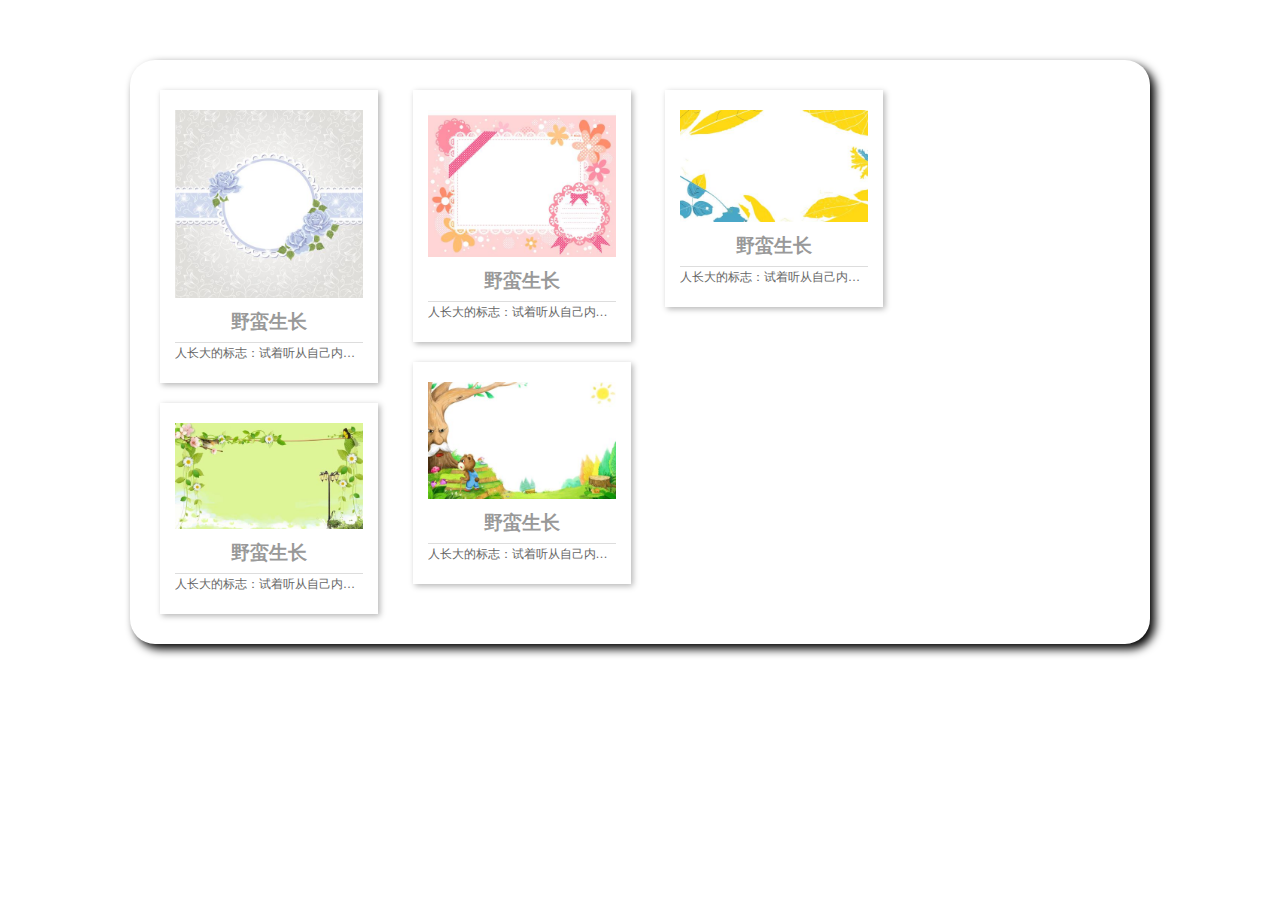
<file: 17素材/demo.html>
<!DOCTYPE html>
<html>
	<head>
		<meta charset="UTF-8">
		<title>瀑布流实现</title>
		<style>
			*{padding:0;margin:0}
/*给大盒子添加样式*/
#con{width:980px;margin:60px auto;border-radius:25px;box-shadow:5px 5px 10px #000;padding:20px;

/*下面代码是兼容各个浏览器的，并实现了四列，没两列之间间距为30px，*/
-moz-column-count:4;-moz-column-gap:30px;-moz-column-rule:0px solid #ff0000; 
-webkit-column-count:4;-webkit-column-gap:30px;-webkit-column-rule:0px solid #ff0000;  
-o-column-count:4;-o-column-gap:30px;-o-column-rule:0px solid #ff0000; 
}

/*小盒子内容区的样式，display:inline-block：实现 效果*/
#con .pic{width:188px; min-height:100px;box-shadow:2px 2px 6px #b5b5b5;padding:20px 15px;margin:10px;display:inline-block}

#con h3{border-bottom:1px solid #ddd;line-height:30px;text-align:center;padding:5px 5px;}
#con h3 a{text-decoration:none;color:#999;}
#con  p{font-size:12px;color:#666;line-height:20px;white-space:nowrap;overflow:hidden;
/*很多文字，一行显示不下，用省略号显示的代码*/
text-overflow:ellipsis;-o-text-overflow:ellipsis;
-moz-text-overflow: ellipsis; -webkit-text-overflow: ellipsis;  }
		</style>
	</head>
	<body>
		<div id="con">
                   
           <div class="pic">
                  <img src="img/img1.jpg" width="188px" />   
                  <h3><a href="#">野蛮生长</a></h3>         
                 <p>人长大的标志：试着听从自己内心的声音，而不去在乎外面的声   
                  音，等待和拖延是世界上最容易压垮一个人得东西。犹豫不决是你
                  最大的敌人。能看书就不要发呆，能碎觉就不要拖延，能吃饭就不
                  要饿着，能亲吻就不要说话，能找到自己想做的事情就不容易了，
                  青春得浪费在美好事物上。
                </p>   
          </div>     
          <div class="pic">
                  <img src="img/img2.jpg" width="188px" />   
                  <h3><a href="#">野蛮生长</a></h3>         
                 <p>人长大的标志：试着听从自己内心的声音，而不去在乎外面的声   
                  音，等待和拖延是世界上最容易压垮一个人得东西。犹豫不决是你
                  最大的敌人。能看书就不要发呆，能碎觉就不要拖延，能吃饭就不
                  要饿着，能亲吻就不要说话，能找到自己想做的事情就不容易了，
                  青春得浪费在美好事物上。
                </p>   
          </div>     
          <div class="pic">
                  <img src="img/img3.jpg" width="188px" />   
                  <h3><a href="#">野蛮生长</a></h3>         
                 <p>人长大的标志：试着听从自己内心的声音，而不去在乎外面的声   
                  音，等待和拖延是世界上最容易压垮一个人得东西。犹豫不决是你
                  最大的敌人。能看书就不要发呆，能碎觉就不要拖延，能吃饭就不
                  要饿着，能亲吻就不要说话，能找到自己想做的事情就不容易了，
                  青春得浪费在美好事物上。
                </p>   
          </div>     
          <div class="pic">
                  <img src="img/img4.jpg" width="188px" />   
                  <h3><a href="#">野蛮生长</a></h3>         
                 <p>人长大的标志：试着听从自己内心的声音，而不去在乎外面的声   
                  音，等待和拖延是世界上最容易压垮一个人得东西。犹豫不决是你
                  最大的敌人。能看书就不要发呆，能碎觉就不要拖延，能吃饭就不
                  要饿着，能亲吻就不要说话，能找到自己想做的事情就不容易了，
                  青春得浪费在美好事物上。
                </p>   
          </div>     
          <div class="pic">
                  <img src="img/img5.jpg" width="188px" />   
                  <h3><a href="#">野蛮生长</a></h3>         
                 <p>人长大的标志：试着听从自己内心的声音，而不去在乎外面的声   
                  音，等待和拖延是世界上最容易压垮一个人得东西。犹豫不决是你
                  最大的敌人。能看书就不要发呆，能碎觉就不要拖延，能吃饭就不
                  要饿着，能亲吻就不要说话，能找到自己想做的事情就不容易了，
                  青春得浪费在美好事物上。
                </p>   
          </div>     
   </div>
	</body>
</html>
</file>
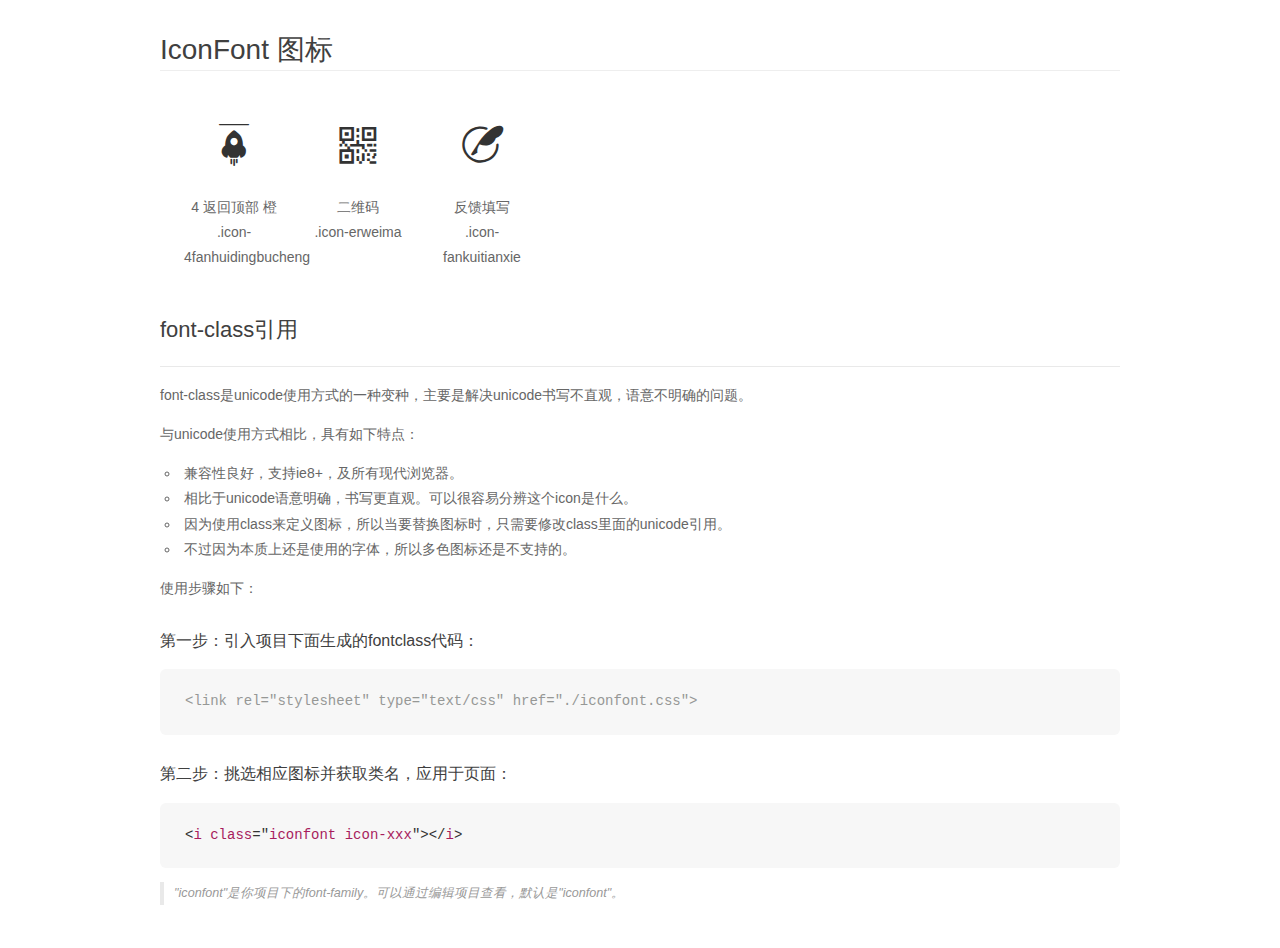
<file: 17素材/js/demo_fontclass.html>
<!DOCTYPE html>
<html>
<head>
    <meta charset="utf-8"/>
    <title>IconFont</title>
    <link rel="stylesheet" href="demo.css">
    <link rel="stylesheet" href="iconfont.css">
</head>
<body>
    <div class="main markdown">
        <h1>IconFont 图标</h1>
        <ul class="icon_lists clear">
            
                <li>
                <i class="icon iconfont icon-4fanhuidingbucheng"></i>
                    <div class="name">4 返回顶部 橙</div>
                    <div class="fontclass">.icon-4fanhuidingbucheng</div>
                </li>
            
                <li>
                <i class="icon iconfont icon-erweima"></i>
                    <div class="name">二维码</div>
                    <div class="fontclass">.icon-erweima</div>
                </li>
            
                <li>
                <i class="icon iconfont icon-fankuitianxie"></i>
                    <div class="name">反馈填写</div>
                    <div class="fontclass">.icon-fankuitianxie</div>
                </li>
            
        </ul>

        <h2 id="font-class-">font-class引用</h2>
        <hr>

        <p>font-class是unicode使用方式的一种变种，主要是解决unicode书写不直观，语意不明确的问题。</p>
        <p>与unicode使用方式相比，具有如下特点：</p>
        <ul>
        <li>兼容性良好，支持ie8+，及所有现代浏览器。</li>
        <li>相比于unicode语意明确，书写更直观。可以很容易分辨这个icon是什么。</li>
        <li>因为使用class来定义图标，所以当要替换图标时，只需要修改class里面的unicode引用。</li>
        <li>不过因为本质上还是使用的字体，所以多色图标还是不支持的。</li>
        </ul>
        <p>使用步骤如下：</p>
        <h3 id="-fontclass-">第一步：引入项目下面生成的fontclass代码：</h3>


        <pre><code class="lang-js hljs javascript"><span class="hljs-comment">&lt;link rel="stylesheet" type="text/css" href="./iconfont.css"&gt;</span></code></pre>
        <h3 id="-">第二步：挑选相应图标并获取类名，应用于页面：</h3>
        <pre><code class="lang-css hljs">&lt;<span class="hljs-selector-tag">i</span> <span class="hljs-selector-tag">class</span>="<span class="hljs-selector-tag">iconfont</span> <span class="hljs-selector-tag">icon-xxx</span>"&gt;&lt;/<span class="hljs-selector-tag">i</span>&gt;</code></pre>
        <blockquote>
        <p>"iconfont"是你项目下的font-family。可以通过编辑项目查看，默认是"iconfont"。</p>
        </blockquote>
    </div>
</body>
</html>
</file>
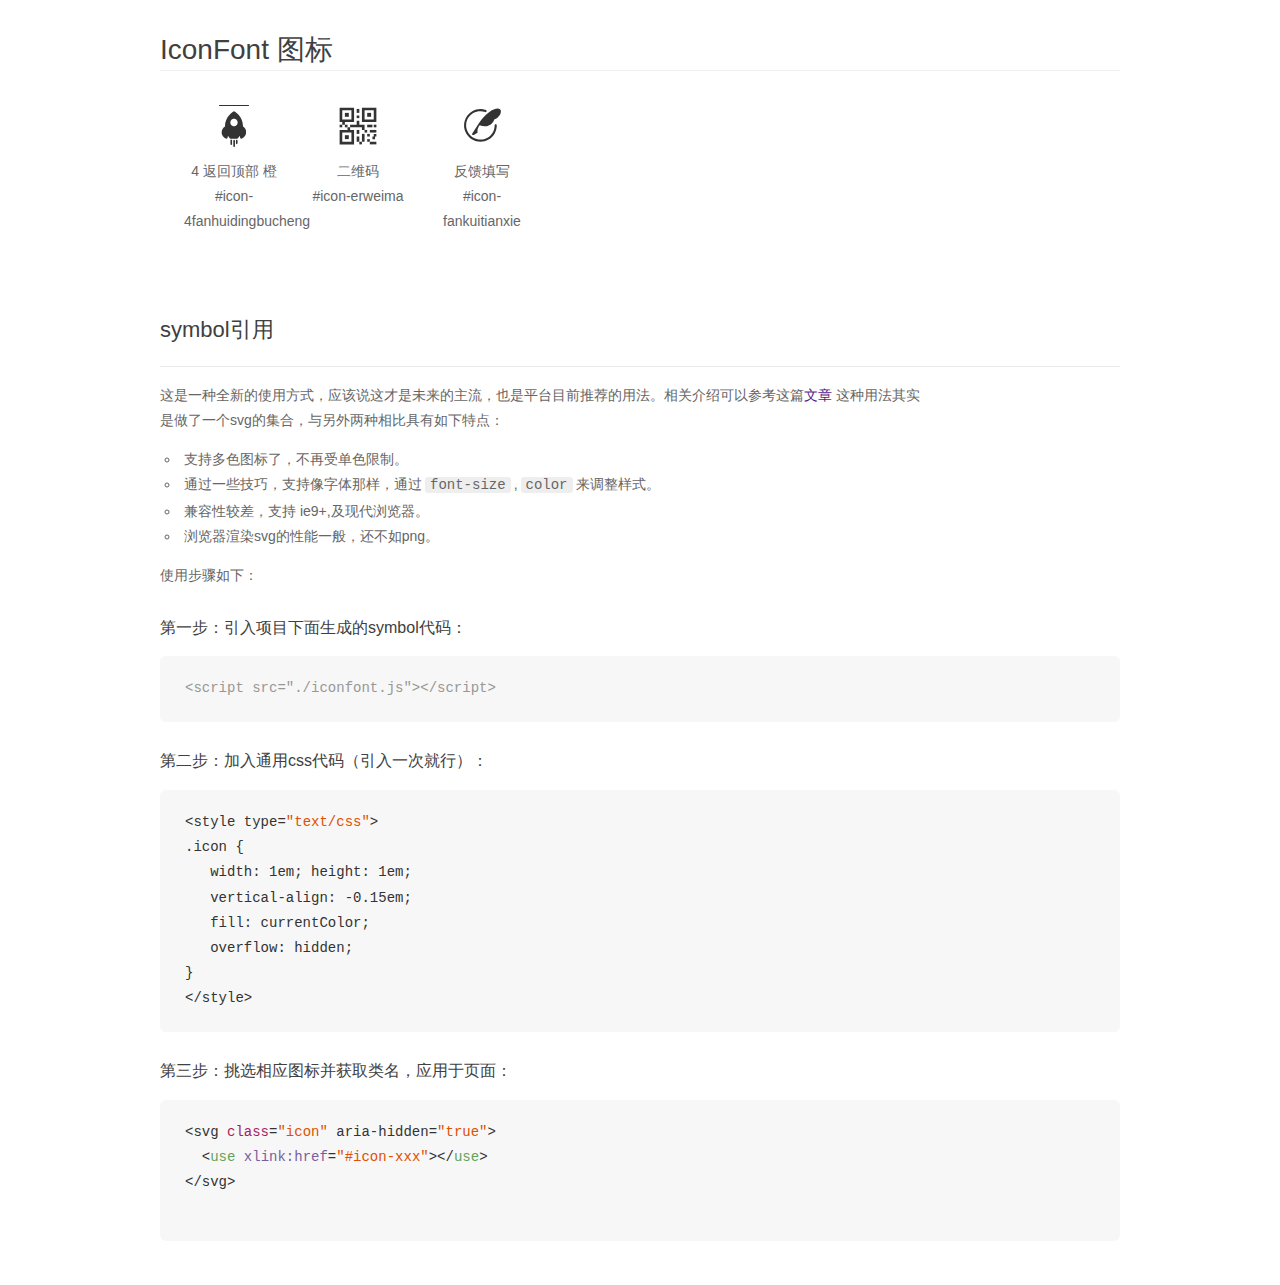
<file: 17素材/js/demo_symbol.html>
<!DOCTYPE html>
<html>
<head>
    <meta charset="utf-8"/>
    <title>IconFont</title>
    <link rel="stylesheet" href="demo.css">
    <script src="iconfont.js"></script>

    <style type="text/css">
        .icon {
          /* 通过设置 font-size 来改变图标大小 */
          width: 1em; height: 1em;
          /* 图标和文字相邻时，垂直对齐 */
          vertical-align: -0.15em;
          /* 通过设置 color 来改变 SVG 的颜色/fill */
          fill: currentColor;
          /* path 和 stroke 溢出 viewBox 部分在 IE 下会显示
             normalize.css 中也包含这行 */
          overflow: hidden;
        }

    </style>
</head>
<body>
    <div class="main markdown">
        <h1>IconFont 图标</h1>
        <ul class="icon_lists clear">
            
                <li>
                    <svg class="icon" aria-hidden="true">
                        <use xlink:href="#icon-4fanhuidingbucheng"></use>
                    </svg>
                    <div class="name">4 返回顶部 橙</div>
                    <div class="fontclass">#icon-4fanhuidingbucheng</div>
                </li>
            
                <li>
                    <svg class="icon" aria-hidden="true">
                        <use xlink:href="#icon-erweima"></use>
                    </svg>
                    <div class="name">二维码</div>
                    <div class="fontclass">#icon-erweima</div>
                </li>
            
                <li>
                    <svg class="icon" aria-hidden="true">
                        <use xlink:href="#icon-fankuitianxie"></use>
                    </svg>
                    <div class="name">反馈填写</div>
                    <div class="fontclass">#icon-fankuitianxie</div>
                </li>
            
        </ul>


        <h2 id="symbol-">symbol引用</h2>
        <hr>

        <p>这是一种全新的使用方式，应该说这才是未来的主流，也是平台目前推荐的用法。相关介绍可以参考这篇<a href="">文章</a>
        这种用法其实是做了一个svg的集合，与另外两种相比具有如下特点：</p>
        <ul>
          <li>支持多色图标了，不再受单色限制。</li>
          <li>通过一些技巧，支持像字体那样，通过<code>font-size</code>,<code>color</code>来调整样式。</li>
          <li>兼容性较差，支持 ie9+,及现代浏览器。</li>
          <li>浏览器渲染svg的性能一般，还不如png。</li>
        </ul>
        <p>使用步骤如下：</p>
        <h3 id="-symbol-">第一步：引入项目下面生成的symbol代码：</h3>
        <pre><code class="lang-js hljs javascript"><span class="hljs-comment">&lt;script src="./iconfont.js"&gt;&lt;/script&gt;</span></code></pre>
        <h3 id="-css-">第二步：加入通用css代码（引入一次就行）：</h3>
        <pre><code class="lang-js hljs javascript">&lt;style type=<span class="hljs-string">"text/css"</span>&gt;
.icon {
   width: <span class="hljs-number">1</span>em; height: <span class="hljs-number">1</span>em;
   vertical-align: <span class="hljs-number">-0.15</span>em;
   fill: currentColor;
   overflow: hidden;
}
&lt;<span class="hljs-regexp">/style&gt;</span></code></pre>
        <h3 id="-">第三步：挑选相应图标并获取类名，应用于页面：</h3>
        <pre><code class="lang-js hljs javascript">&lt;svg <span class="hljs-class"><span class="hljs-keyword">class</span></span>=<span class="hljs-string">"icon"</span> aria-hidden=<span class="hljs-string">"true"</span>&gt;<span class="xml"><span class="hljs-tag">
  &lt;<span class="hljs-name">use</span> <span class="hljs-attr">xlink:href</span>=<span class="hljs-string">"#icon-xxx"</span>&gt;</span><span class="hljs-tag">&lt;/<span class="hljs-name">use</span>&gt;</span>
</span>&lt;<span class="hljs-regexp">/svg&gt;
        </span></code></pre>
    </div>
</body>
</html>
</file>
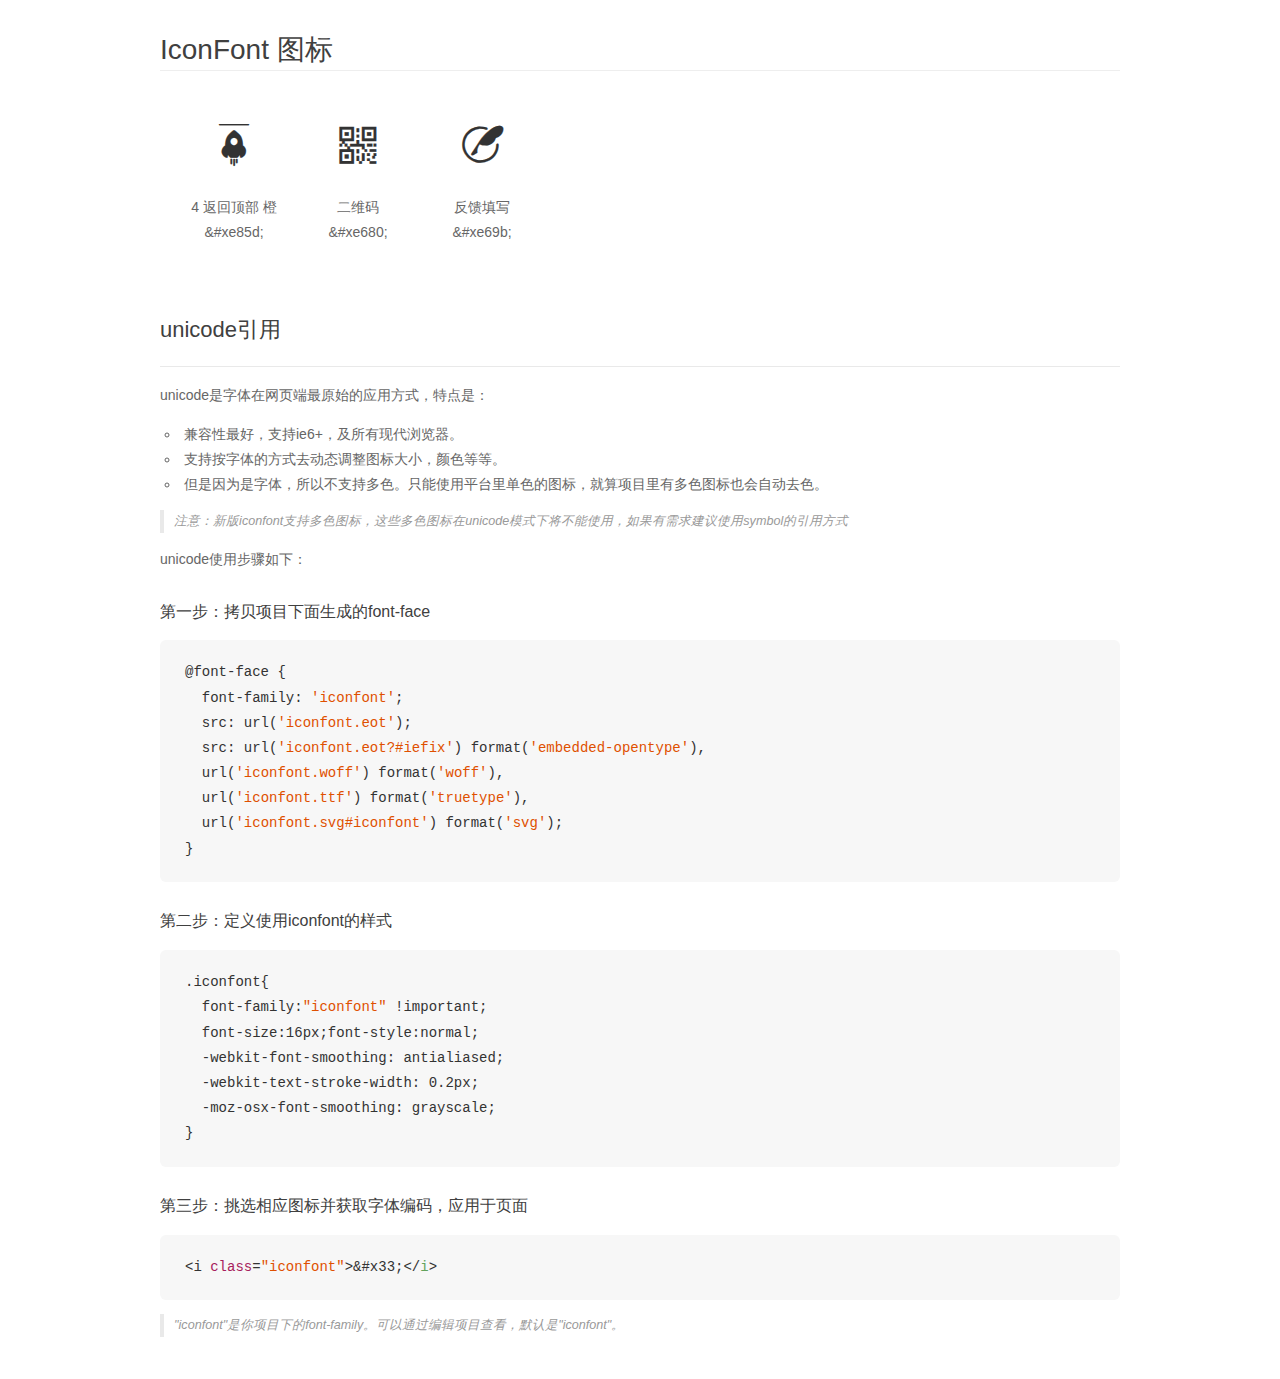
<file: 17素材/js/demo_unicode.html>
<!DOCTYPE html>
<html>
<head>
    <meta charset="utf-8"/>
    <title>IconFont</title>
    <link rel="stylesheet" href="demo.css">

    <style type="text/css">

        @font-face {font-family: "iconfont";
          src: url('iconfont.eot'); /* IE9*/
          src: url('iconfont.eot#iefix') format('embedded-opentype'), /* IE6-IE8 */
          url('iconfont.woff') format('woff'), /* chrome, firefox */
          url('iconfont.ttf') format('truetype'), /* chrome, firefox, opera, Safari, Android, iOS 4.2+*/
          url('iconfont.svg#iconfont') format('svg'); /* iOS 4.1- */
        }

        .iconfont {
          font-family:"iconfont" !important;
          font-size:16px;
          font-style:normal;
          -webkit-font-smoothing: antialiased;
          -webkit-text-stroke-width: 0.2px;
          -moz-osx-font-smoothing: grayscale;
        }

    </style>
</head>
<body>
    <div class="main markdown">
        <h1>IconFont 图标</h1>
        <ul class="icon_lists clear">
            
                <li>
                <i class="icon iconfont">&#xe85d;</i>
                    <div class="name">4 返回顶部 橙</div>
                    <div class="code">&amp;#xe85d;</div>
                </li>
            
                <li>
                <i class="icon iconfont">&#xe680;</i>
                    <div class="name">二维码</div>
                    <div class="code">&amp;#xe680;</div>
                </li>
            
                <li>
                <i class="icon iconfont">&#xe69b;</i>
                    <div class="name">反馈填写</div>
                    <div class="code">&amp;#xe69b;</div>
                </li>
            
        </ul>
        <h2 id="unicode-">unicode引用</h2>
        <hr>

        <p>unicode是字体在网页端最原始的应用方式，特点是：</p>
        <ul>
        <li>兼容性最好，支持ie6+，及所有现代浏览器。</li>
        <li>支持按字体的方式去动态调整图标大小，颜色等等。</li>
        <li>但是因为是字体，所以不支持多色。只能使用平台里单色的图标，就算项目里有多色图标也会自动去色。</li>
        </ul>
        <blockquote>
        <p>注意：新版iconfont支持多色图标，这些多色图标在unicode模式下将不能使用，如果有需求建议使用symbol的引用方式</p>
        </blockquote>
        <p>unicode使用步骤如下：</p>
        <h3 id="-font-face">第一步：拷贝项目下面生成的font-face</h3>
        <pre><code class="lang-js hljs javascript">@font-face {
  font-family: <span class="hljs-string">'iconfont'</span>;
  src: url(<span class="hljs-string">'iconfont.eot'</span>);
  src: url(<span class="hljs-string">'iconfont.eot?#iefix'</span>) format(<span class="hljs-string">'embedded-opentype'</span>),
  url(<span class="hljs-string">'iconfont.woff'</span>) format(<span class="hljs-string">'woff'</span>),
  url(<span class="hljs-string">'iconfont.ttf'</span>) format(<span class="hljs-string">'truetype'</span>),
  url(<span class="hljs-string">'iconfont.svg#iconfont'</span>) format(<span class="hljs-string">'svg'</span>);
}
</code></pre>
        <h3 id="-iconfont-">第二步：定义使用iconfont的样式</h3>
        <pre><code class="lang-js hljs javascript">.iconfont{
  font-family:<span class="hljs-string">"iconfont"</span> !important;
  font-size:<span class="hljs-number">16</span>px;font-style:normal;
  -webkit-font-smoothing: antialiased;
  -webkit-text-stroke-width: <span class="hljs-number">0.2</span>px;
  -moz-osx-font-smoothing: grayscale;
}
</code></pre>
        <h3 id="-">第三步：挑选相应图标并获取字体编码，应用于页面</h3>
        <pre><code class="lang-js hljs javascript">&lt;i <span class="hljs-class"><span class="hljs-keyword">class</span></span>=<span class="hljs-string">"iconfont"</span>&gt;&amp;#x33;<span class="xml"><span class="hljs-tag">&lt;/<span class="hljs-name">i</span>&gt;</span></span></code></pre>

        <blockquote>
        <p>"iconfont"是你项目下的font-family。可以通过编辑项目查看，默认是"iconfont"。</p>
        </blockquote>
    </div>


</body>
</html>
</file>
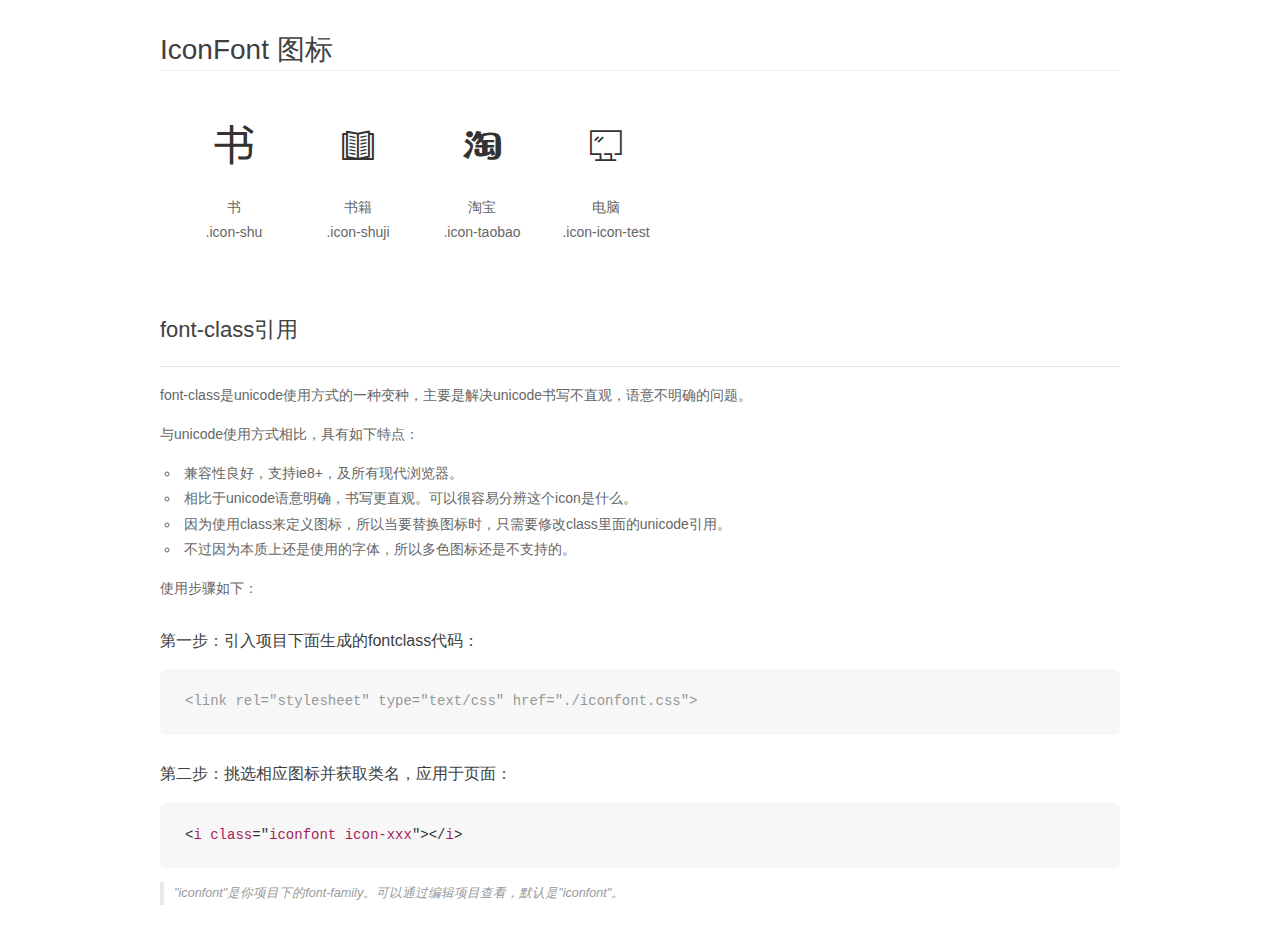
<file: 17素材/js/download/font_nzggn2zyztqbmx6r/demo_fontclass.html>
<!DOCTYPE html>
<html>
<head>
    <meta charset="utf-8"/>
    <title>IconFont</title>
    <link rel="stylesheet" href="demo.css">
    <link rel="stylesheet" href="iconfont.css">
</head>
<body>
    <div class="main markdown">
        <h1>IconFont 图标</h1>
        <ul class="icon_lists clear">
            
                <li>
                <i class="icon iconfont icon-shu"></i>
                    <div class="name">书</div>
                    <div class="fontclass">.icon-shu</div>
                </li>
            
                <li>
                <i class="icon iconfont icon-shuji"></i>
                    <div class="name">书籍</div>
                    <div class="fontclass">.icon-shuji</div>
                </li>
            
                <li>
                <i class="icon iconfont icon-taobao"></i>
                    <div class="name">淘宝</div>
                    <div class="fontclass">.icon-taobao</div>
                </li>
            
                <li>
                <i class="icon iconfont icon-icon-test"></i>
                    <div class="name">电脑</div>
                    <div class="fontclass">.icon-icon-test</div>
                </li>
            
        </ul>

        <h2 id="font-class-">font-class引用</h2>
        <hr>

        <p>font-class是unicode使用方式的一种变种，主要是解决unicode书写不直观，语意不明确的问题。</p>
        <p>与unicode使用方式相比，具有如下特点：</p>
        <ul>
        <li>兼容性良好，支持ie8+，及所有现代浏览器。</li>
        <li>相比于unicode语意明确，书写更直观。可以很容易分辨这个icon是什么。</li>
        <li>因为使用class来定义图标，所以当要替换图标时，只需要修改class里面的unicode引用。</li>
        <li>不过因为本质上还是使用的字体，所以多色图标还是不支持的。</li>
        </ul>
        <p>使用步骤如下：</p>
        <h3 id="-fontclass-">第一步：引入项目下面生成的fontclass代码：</h3>


        <pre><code class="lang-js hljs javascript"><span class="hljs-comment">&lt;link rel="stylesheet" type="text/css" href="./iconfont.css"&gt;</span></code></pre>
        <h3 id="-">第二步：挑选相应图标并获取类名，应用于页面：</h3>
        <pre><code class="lang-css hljs">&lt;<span class="hljs-selector-tag">i</span> <span class="hljs-selector-tag">class</span>="<span class="hljs-selector-tag">iconfont</span> <span class="hljs-selector-tag">icon-xxx</span>"&gt;&lt;/<span class="hljs-selector-tag">i</span>&gt;</code></pre>
        <blockquote>
        <p>"iconfont"是你项目下的font-family。可以通过编辑项目查看，默认是"iconfont"。</p>
        </blockquote>
    </div>
</body>
</html>
</file>
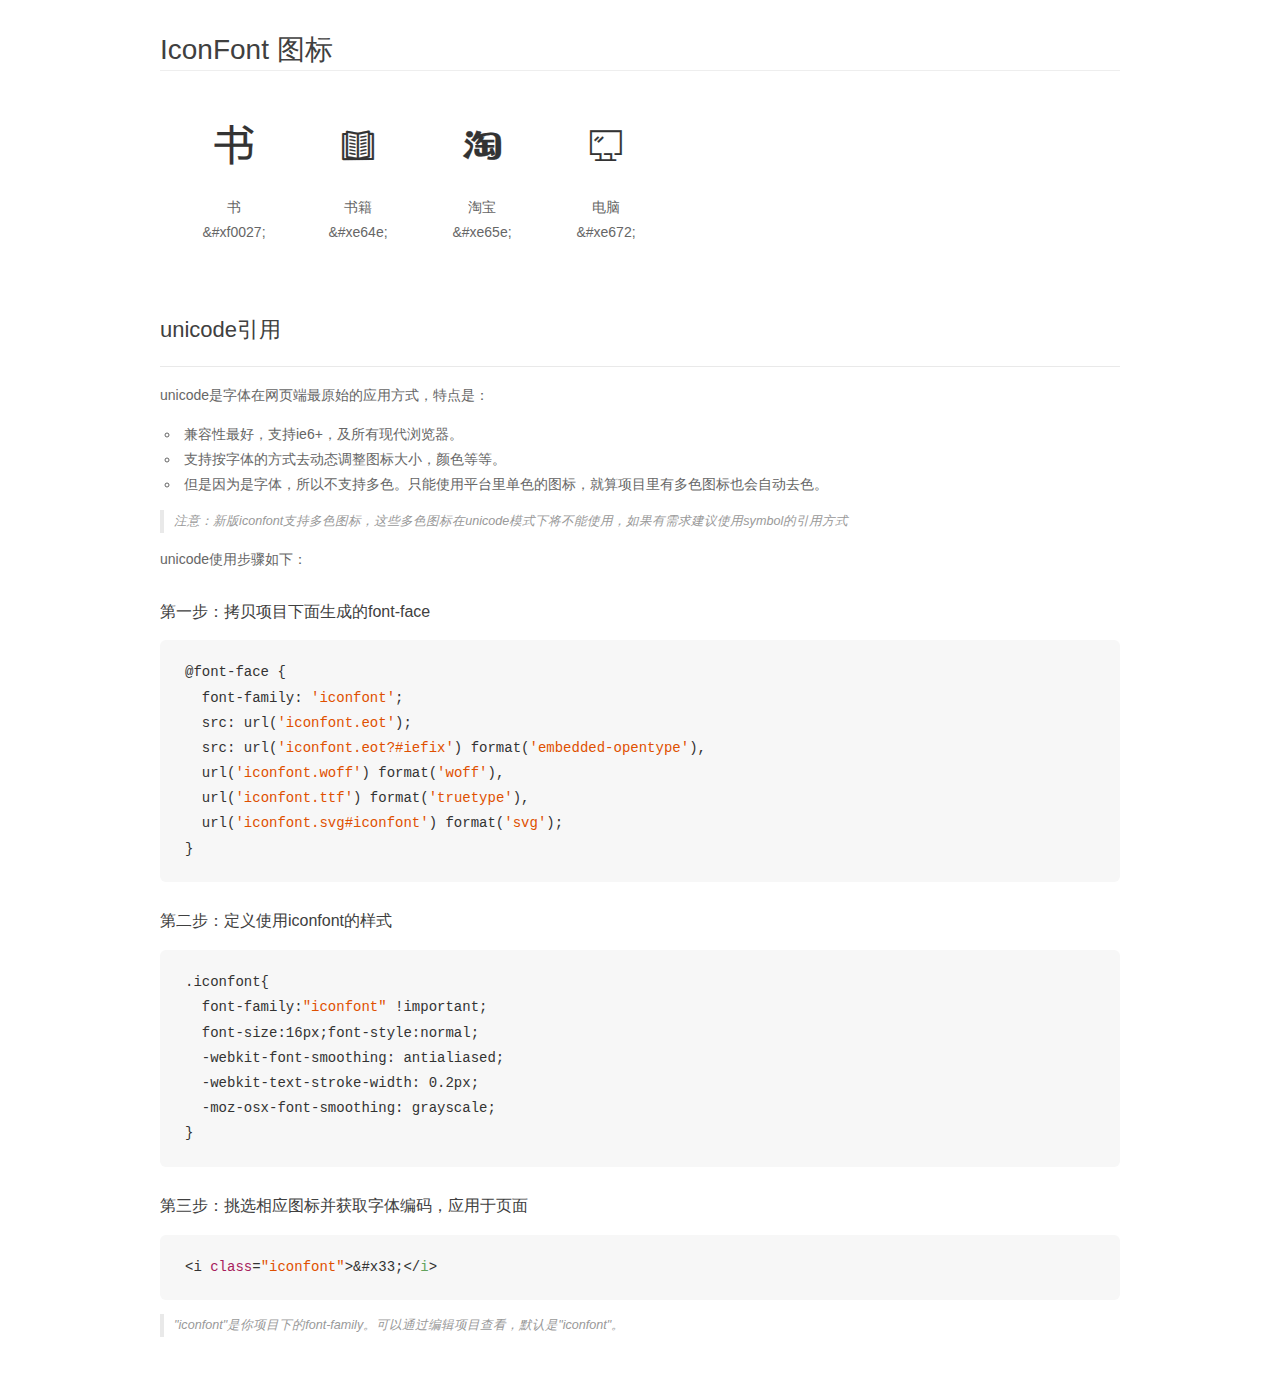
<file: 17素材/js/download/font_nzggn2zyztqbmx6r/demo_unicode.html>
<!DOCTYPE html>
<html>
<head>
    <meta charset="utf-8"/>
    <title>IconFont</title>
    <link rel="stylesheet" href="demo.css">

    <style type="text/css">

        @font-face {font-family: "iconfont";
          src: url('iconfont.eot'); /* IE9*/
          src: url('iconfont.eot#iefix') format('embedded-opentype'), /* IE6-IE8 */
          url('iconfont.woff') format('woff'), /* chrome, firefox */
          url('iconfont.ttf') format('truetype'), /* chrome, firefox, opera, Safari, Android, iOS 4.2+*/
          url('iconfont.svg#iconfont') format('svg'); /* iOS 4.1- */
        }

        .iconfont {
          font-family:"iconfont" !important;
          font-size:16px;
          font-style:normal;
          -webkit-font-smoothing: antialiased;
          -webkit-text-stroke-width: 0.2px;
          -moz-osx-font-smoothing: grayscale;
        }

    </style>
</head>
<body>
    <div class="main markdown">
        <h1>IconFont 图标</h1>
        <ul class="icon_lists clear">
            
                <li>
                <i class="icon iconfont">&#xf0027;</i>
                    <div class="name">书</div>
                    <div class="code">&amp;#xf0027;</div>
                </li>
            
                <li>
                <i class="icon iconfont">&#xe64e;</i>
                    <div class="name">书籍</div>
                    <div class="code">&amp;#xe64e;</div>
                </li>
            
                <li>
                <i class="icon iconfont">&#xe65e;</i>
                    <div class="name">淘宝</div>
                    <div class="code">&amp;#xe65e;</div>
                </li>
            
                <li>
                <i class="icon iconfont">&#xe672;</i>
                    <div class="name">电脑</div>
                    <div class="code">&amp;#xe672;</div>
                </li>
            
        </ul>
        <h2 id="unicode-">unicode引用</h2>
        <hr>

        <p>unicode是字体在网页端最原始的应用方式，特点是：</p>
        <ul>
        <li>兼容性最好，支持ie6+，及所有现代浏览器。</li>
        <li>支持按字体的方式去动态调整图标大小，颜色等等。</li>
        <li>但是因为是字体，所以不支持多色。只能使用平台里单色的图标，就算项目里有多色图标也会自动去色。</li>
        </ul>
        <blockquote>
        <p>注意：新版iconfont支持多色图标，这些多色图标在unicode模式下将不能使用，如果有需求建议使用symbol的引用方式</p>
        </blockquote>
        <p>unicode使用步骤如下：</p>
        <h3 id="-font-face">第一步：拷贝项目下面生成的font-face</h3>
        <pre><code class="lang-js hljs javascript">@font-face {
  font-family: <span class="hljs-string">'iconfont'</span>;
  src: url(<span class="hljs-string">'iconfont.eot'</span>);
  src: url(<span class="hljs-string">'iconfont.eot?#iefix'</span>) format(<span class="hljs-string">'embedded-opentype'</span>),
  url(<span class="hljs-string">'iconfont.woff'</span>) format(<span class="hljs-string">'woff'</span>),
  url(<span class="hljs-string">'iconfont.ttf'</span>) format(<span class="hljs-string">'truetype'</span>),
  url(<span class="hljs-string">'iconfont.svg#iconfont'</span>) format(<span class="hljs-string">'svg'</span>);
}
</code></pre>
        <h3 id="-iconfont-">第二步：定义使用iconfont的样式</h3>
        <pre><code class="lang-js hljs javascript">.iconfont{
  font-family:<span class="hljs-string">"iconfont"</span> !important;
  font-size:<span class="hljs-number">16</span>px;font-style:normal;
  -webkit-font-smoothing: antialiased;
  -webkit-text-stroke-width: <span class="hljs-number">0.2</span>px;
  -moz-osx-font-smoothing: grayscale;
}
</code></pre>
        <h3 id="-">第三步：挑选相应图标并获取字体编码，应用于页面</h3>
        <pre><code class="lang-js hljs javascript">&lt;i <span class="hljs-class"><span class="hljs-keyword">class</span></span>=<span class="hljs-string">"iconfont"</span>&gt;&amp;#x33;<span class="xml"><span class="hljs-tag">&lt;/<span class="hljs-name">i</span>&gt;</span></span></code></pre>

        <blockquote>
        <p>"iconfont"是你项目下的font-family。可以通过编辑项目查看，默认是"iconfont"。</p>
        </blockquote>
    </div>


</body>
</html>
</file>
<file: 17素材/js/iconfont.css>
@font-face {font-family: "iconfont";
  src: url('iconfont.eot?t=1520384043778'); /* IE9*/
  src: url('iconfont.eot?t=1520384043778#iefix') format('embedded-opentype'), /* IE6-IE8 */
  url('[data-uri]') format('woff'),
  url('iconfont.ttf?t=1520384043778') format('truetype'), /* chrome, firefox, opera, Safari, Android, iOS 4.2+*/
  url('iconfont.svg?t=1520384043778#iconfont') format('svg'); /* iOS 4.1- */
}

.iconfont {
  font-family:"iconfont" !important;
  font-size:16px;
  font-style:normal;
  -webkit-font-smoothing: antialiased;
  -moz-osx-font-smoothing: grayscale;
}

.icon-4fanhuidingbucheng:before { content: "\e85d"; }

.icon-erweima:before { content: "\e680"; }

.icon-fankuitianxie:before { content: "\e69b"; }
</file>
<file: 17素材/js/download/font_nzggn2zyztqbmx6r/iconfont.css>
@font-face {font-family: "iconfont";
  src: url('iconfont.eot?t=1520417990037'); /* IE9*/
  src: url('iconfont.eot?t=1520417990037#iefix') format('embedded-opentype'), /* IE6-IE8 */
  url('[data-uri]') format('woff'),
  url('iconfont.ttf?t=1520417990037') format('truetype'), /* chrome, firefox, opera, Safari, Android, iOS 4.2+*/
  url('iconfont.svg?t=1520417990037#iconfont') format('svg'); /* iOS 4.1- */
}

.iconfont {
  font-family:"iconfont" !important;
  font-size:16px;
  font-style:normal;
  -webkit-font-smoothing: antialiased;
  -moz-osx-font-smoothing: grayscale;
}

.icon-shu:before { content: "\f0027"; }

.icon-shuji:before { content: "\e64e"; }

.icon-taobao:before { content: "\e65e"; }

.icon-icon-test:before { content: "\e672"; }
</file>
<file: 17素材/js/demo.css>
*{margin: 0;padding: 0;list-style: none;}
/*
KISSY CSS Reset
理念：1. reset 的目的不是清除浏览器的默认样式，这仅是部分工作。清除和重置是紧密不可分的。
2. reset 的目的不是让默认样式在所有浏览器下一致，而是减少默认样式有可能带来的问题。
3. reset 期望提供一套普适通用的基础样式。但没有银弹，推荐根据具体需求，裁剪和修改后再使用。
特色：1. 适应中文；2. 基于最新主流浏览器。
维护：玉伯<lifesinger@gmail.com>, 正淳<ragecarrier@gmail.com>
 */

/** 清除内外边距 **/
body, h1, h2, h3, h4, h5, h6, hr, p, blockquote, /* structural elements 结构元素 */
dl, dt, dd, ul, ol, li, /* list elements 列表元素 */
pre, /* text formatting elements 文本格式元素 */
form, fieldset, legend, button, input, textarea, /* form elements 表单元素 */
th, td /* table elements 表格元素 */ {
  margin: 0;
  padding: 0;
}

/** 设置默认字体 **/
body,
button, input, select, textarea /* for ie */ {
  font: 12px/1.5 tahoma, arial, \5b8b\4f53, sans-serif;
}
h1, h2, h3, h4, h5, h6 { font-size: 100%; }
address, cite, dfn, em, var { font-style: normal; } /* 将斜体扶正 */
code, kbd, pre, samp { font-family: courier new, courier, monospace; } /* 统一等宽字体 */
small { font-size: 12px; } /* 小于 12px 的中文很难阅读，让 small 正常化 */

/** 重置列表元素 **/
ul, ol { list-style: none; }

/** 重置文本格式元素 **/
a { text-decoration: none; }
a:hover { text-decoration: underline; }


/** 重置表单元素 **/
legend { color: #000; } /* for ie6 */
fieldset, img { border: 0; } /* img 搭车：让链接里的 img 无边框 */
button, input, select, textarea { font-size: 100%; } /* 使得表单元素在 ie 下能继承字体大小 */
/* 注：optgroup 无法扶正 */

/** 重置表格元素 **/
table { border-collapse: collapse; border-spacing: 0; }

/* 清除浮动 */
.ks-clear:after, .clear:after {
  content: '\20';
  display: block;
  height: 0;
  clear: both;
}
.ks-clear, .clear {
  *zoom: 1;
}

.main {
  padding: 30px 100px;
width: 960px;
margin: 0 auto;
}
.main h1{font-size:36px; color:#333; text-align:left;margin-bottom:30px; border-bottom: 1px solid #eee;}

.helps{margin-top:40px;}
.helps pre{
  padding:20px;
  margin:10px 0;
  border:solid 1px #e7e1cd;
  background-color: #fffdef;
  overflow: auto;
}

.icon_lists{
  width: 100% !important;

}

.icon_lists li{
  float:left;
  width: 100px;
  height:180px;
  text-align: center;
  list-style: none !important;
}
.icon_lists .icon{
  font-size: 42px;
  line-height: 100px;
  margin: 10px 0;
  color:#333;
  -webkit-transition: font-size 0.25s ease-out 0s;
  -moz-transition: font-size 0.25s ease-out 0s;
  transition: font-size 0.25s ease-out 0s;

}
.icon_lists .icon:hover{
  font-size: 100px;
}



.markdown {
  color: #666;
  font-size: 14px;
  line-height: 1.8;
}

.highlight {
  line-height: 1.5;
}

.markdown img {
  vertical-align: middle;
  max-width: 100%;
}

.markdown h1 {
  color: #404040;
  font-weight: 500;
  line-height: 40px;
  margin-bottom: 24px;
}

.markdown h2,
.markdown h3,
.markdown h4,
.markdown h5,
.markdown h6 {
  color: #404040;
  margin: 1.6em 0 0.6em 0;
  font-weight: 500;
  clear: both;
}

.markdown h1 {
  font-size: 28px;
}

.markdown h2 {
  font-size: 22px;
}

.markdown h3 {
  font-size: 16px;
}

.markdown h4 {
  font-size: 14px;
}

.markdown h5 {
  font-size: 12px;
}

.markdown h6 {
  font-size: 12px;
}

.markdown hr {
  height: 1px;
  border: 0;
  background: #e9e9e9;
  margin: 16px 0;
  clear: both;
}

.markdown p,
.markdown pre {
  margin: 1em 0;
}

.markdown > p,
.markdown > blockquote,
.markdown > .highlight,
.markdown > ol,
.markdown > ul {
  width: 80%;
}

.markdown ul > li {
  list-style: circle;
}

.markdown > ul li,
.markdown blockquote ul > li {
  margin-left: 20px;
  padding-left: 4px;
}

.markdown > ul li p,
.markdown > ol li p {
  margin: 0.6em 0;
}

.markdown ol > li {
  list-style: decimal;
}

.markdown > ol li,
.markdown blockquote ol > li {
  margin-left: 20px;
  padding-left: 4px;
}

.markdown code {
  margin: 0 3px;
  padding: 0 5px;
  background: #eee;
  border-radius: 3px;
}

.markdown pre {
  border-radius: 6px;
  background: #f7f7f7;
  padding: 20px;
}

.markdown pre code {
  border: none;
  background: #f7f7f7;
  margin: 0;
}

.markdown strong,
.markdown b {
  font-weight: 600;
}

.markdown > table {
  border-collapse: collapse;
  border-spacing: 0px;
  empty-cells: show;
  border: 1px solid #e9e9e9;
  width: 95%;
  margin-bottom: 24px;
}

.markdown > table th {
  white-space: nowrap;
  color: #333;
  font-weight: 600;

}

.markdown > table th,
.markdown > table td {
  border: 1px solid #e9e9e9;
  padding: 8px 16px;
  text-align: left;
}

.markdown > table th {
  background: #F7F7F7;
}

.markdown blockquote {
  font-size: 90%;
  color: #999;
  border-left: 4px solid #e9e9e9;
  padding-left: 0.8em;
  margin: 1em 0;
  font-style: italic;
}

.markdown blockquote p {
  margin: 0;
}

.markdown .anchor {
  opacity: 0;
  transition: opacity 0.3s ease;
  margin-left: 8px;
}

.markdown .waiting {
  color: #ccc;
}

.markdown h1:hover .anchor,
.markdown h2:hover .anchor,
.markdown h3:hover .anchor,
.markdown h4:hover .anchor,
.markdown h5:hover .anchor,
.markdown h6:hover .anchor {
  opacity: 1;
  display: inline-block;
}

.markdown > br,
.markdown > p > br {
  clear: both;
}


.hljs {
  display: block;
  background: white;
  padding: 0.5em;
  color: #333333;
  overflow-x: auto;
}

.hljs-comment,
.hljs-meta {
  color: #969896;
}

.hljs-string,
.hljs-variable,
.hljs-template-variable,
.hljs-strong,
.hljs-emphasis,
.hljs-quote {
  color: #df5000;
}

.hljs-keyword,
.hljs-selector-tag,
.hljs-type {
  color: #a71d5d;
}

.hljs-literal,
.hljs-symbol,
.hljs-bullet,
.hljs-attribute {
  color: #0086b3;
}

.hljs-section,
.hljs-name {
  color: #63a35c;
}

.hljs-tag {
  color: #333333;
}

.hljs-title,
.hljs-attr,
.hljs-selector-id,
.hljs-selector-class,
.hljs-selector-attr,
.hljs-selector-pseudo {
  color: #795da3;
}

.hljs-addition {
  color: #55a532;
  background-color: #eaffea;
}

.hljs-deletion {
  color: #bd2c00;
  background-color: #ffecec;
}

.hljs-link {
  text-decoration: underline;
}

pre{
  background: #fff;
}
</file>
<file: 17素材/js/download/font_nzggn2zyztqbmx6r/demo.css>
*{margin: 0;padding: 0;list-style: none;}
/*
KISSY CSS Reset
理念：1. reset 的目的不是清除浏览器的默认样式，这仅是部分工作。清除和重置是紧密不可分的。
2. reset 的目的不是让默认样式在所有浏览器下一致，而是减少默认样式有可能带来的问题。
3. reset 期望提供一套普适通用的基础样式。但没有银弹，推荐根据具体需求，裁剪和修改后再使用。
特色：1. 适应中文；2. 基于最新主流浏览器。
维护：玉伯<lifesinger@gmail.com>, 正淳<ragecarrier@gmail.com>
 */

/** 清除内外边距 **/
body, h1, h2, h3, h4, h5, h6, hr, p, blockquote, /* structural elements 结构元素 */
dl, dt, dd, ul, ol, li, /* list elements 列表元素 */
pre, /* text formatting elements 文本格式元素 */
form, fieldset, legend, button, input, textarea, /* form elements 表单元素 */
th, td /* table elements 表格元素 */ {
  margin: 0;
  padding: 0;
}

/** 设置默认字体 **/
body,
button, input, select, textarea /* for ie */ {
  font: 12px/1.5 tahoma, arial, \5b8b\4f53, sans-serif;
}
h1, h2, h3, h4, h5, h6 { font-size: 100%; }
address, cite, dfn, em, var { font-style: normal; } /* 将斜体扶正 */
code, kbd, pre, samp { font-family: courier new, courier, monospace; } /* 统一等宽字体 */
small { font-size: 12px; } /* 小于 12px 的中文很难阅读，让 small 正常化 */

/** 重置列表元素 **/
ul, ol { list-style: none; }

/** 重置文本格式元素 **/
a { text-decoration: none; }
a:hover { text-decoration: underline; }


/** 重置表单元素 **/
legend { color: #000; } /* for ie6 */
fieldset, img { border: 0; } /* img 搭车：让链接里的 img 无边框 */
button, input, select, textarea { font-size: 100%; } /* 使得表单元素在 ie 下能继承字体大小 */
/* 注：optgroup 无法扶正 */

/** 重置表格元素 **/
table { border-collapse: collapse; border-spacing: 0; }

/* 清除浮动 */
.ks-clear:after, .clear:after {
  content: '\20';
  display: block;
  height: 0;
  clear: both;
}
.ks-clear, .clear {
  *zoom: 1;
}

.main {
  padding: 30px 100px;
width: 960px;
margin: 0 auto;
}
.main h1{font-size:36px; color:#333; text-align:left;margin-bottom:30px; border-bottom: 1px solid #eee;}

.helps{margin-top:40px;}
.helps pre{
  padding:20px;
  margin:10px 0;
  border:solid 1px #e7e1cd;
  background-color: #fffdef;
  overflow: auto;
}

.icon_lists{
  width: 100% !important;

}

.icon_lists li{
  float:left;
  width: 100px;
  height:180px;
  text-align: center;
  list-style: none !important;
}
.icon_lists .icon{
  font-size: 42px;
  line-height: 100px;
  margin: 10px 0;
  color:#333;
  -webkit-transition: font-size 0.25s ease-out 0s;
  -moz-transition: font-size 0.25s ease-out 0s;
  transition: font-size 0.25s ease-out 0s;

}
.icon_lists .icon:hover{
  font-size: 100px;
}



.markdown {
  color: #666;
  font-size: 14px;
  line-height: 1.8;
}

.highlight {
  line-height: 1.5;
}

.markdown img {
  vertical-align: middle;
  max-width: 100%;
}

.markdown h1 {
  color: #404040;
  font-weight: 500;
  line-height: 40px;
  margin-bottom: 24px;
}

.markdown h2,
.markdown h3,
.markdown h4,
.markdown h5,
.markdown h6 {
  color: #404040;
  margin: 1.6em 0 0.6em 0;
  font-weight: 500;
  clear: both;
}

.markdown h1 {
  font-size: 28px;
}

.markdown h2 {
  font-size: 22px;
}

.markdown h3 {
  font-size: 16px;
}

.markdown h4 {
  font-size: 14px;
}

.markdown h5 {
  font-size: 12px;
}

.markdown h6 {
  font-size: 12px;
}

.markdown hr {
  height: 1px;
  border: 0;
  background: #e9e9e9;
  margin: 16px 0;
  clear: both;
}

.markdown p,
.markdown pre {
  margin: 1em 0;
}

.markdown > p,
.markdown > blockquote,
.markdown > .highlight,
.markdown > ol,
.markdown > ul {
  width: 80%;
}

.markdown ul > li {
  list-style: circle;
}

.markdown > ul li,
.markdown blockquote ul > li {
  margin-left: 20px;
  padding-left: 4px;
}

.markdown > ul li p,
.markdown > ol li p {
  margin: 0.6em 0;
}

.markdown ol > li {
  list-style: decimal;
}

.markdown > ol li,
.markdown blockquote ol > li {
  margin-left: 20px;
  padding-left: 4px;
}

.markdown code {
  margin: 0 3px;
  padding: 0 5px;
  background: #eee;
  border-radius: 3px;
}

.markdown pre {
  border-radius: 6px;
  background: #f7f7f7;
  padding: 20px;
}

.markdown pre code {
  border: none;
  background: #f7f7f7;
  margin: 0;
}

.markdown strong,
.markdown b {
  font-weight: 600;
}

.markdown > table {
  border-collapse: collapse;
  border-spacing: 0px;
  empty-cells: show;
  border: 1px solid #e9e9e9;
  width: 95%;
  margin-bottom: 24px;
}

.markdown > table th {
  white-space: nowrap;
  color: #333;
  font-weight: 600;

}

.markdown > table th,
.markdown > table td {
  border: 1px solid #e9e9e9;
  padding: 8px 16px;
  text-align: left;
}

.markdown > table th {
  background: #F7F7F7;
}

.markdown blockquote {
  font-size: 90%;
  color: #999;
  border-left: 4px solid #e9e9e9;
  padding-left: 0.8em;
  margin: 1em 0;
  font-style: italic;
}

.markdown blockquote p {
  margin: 0;
}

.markdown .anchor {
  opacity: 0;
  transition: opacity 0.3s ease;
  margin-left: 8px;
}

.markdown .waiting {
  color: #ccc;
}

.markdown h1:hover .anchor,
.markdown h2:hover .anchor,
.markdown h3:hover .anchor,
.markdown h4:hover .anchor,
.markdown h5:hover .anchor,
.markdown h6:hover .anchor {
  opacity: 1;
  display: inline-block;
}

.markdown > br,
.markdown > p > br {
  clear: both;
}


.hljs {
  display: block;
  background: white;
  padding: 0.5em;
  color: #333333;
  overflow-x: auto;
}

.hljs-comment,
.hljs-meta {
  color: #969896;
}

.hljs-string,
.hljs-variable,
.hljs-template-variable,
.hljs-strong,
.hljs-emphasis,
.hljs-quote {
  color: #df5000;
}

.hljs-keyword,
.hljs-selector-tag,
.hljs-type {
  color: #a71d5d;
}

.hljs-literal,
.hljs-symbol,
.hljs-bullet,
.hljs-attribute {
  color: #0086b3;
}

.hljs-section,
.hljs-name {
  color: #63a35c;
}

.hljs-tag {
  color: #333333;
}

.hljs-title,
.hljs-attr,
.hljs-selector-id,
.hljs-selector-class,
.hljs-selector-attr,
.hljs-selector-pseudo {
  color: #795da3;
}

.hljs-addition {
  color: #55a532;
  background-color: #eaffea;
}

.hljs-deletion {
  color: #bd2c00;
  background-color: #ffecec;
}

.hljs-link {
  text-decoration: underline;
}

pre{
  background: #fff;
}
</file>
